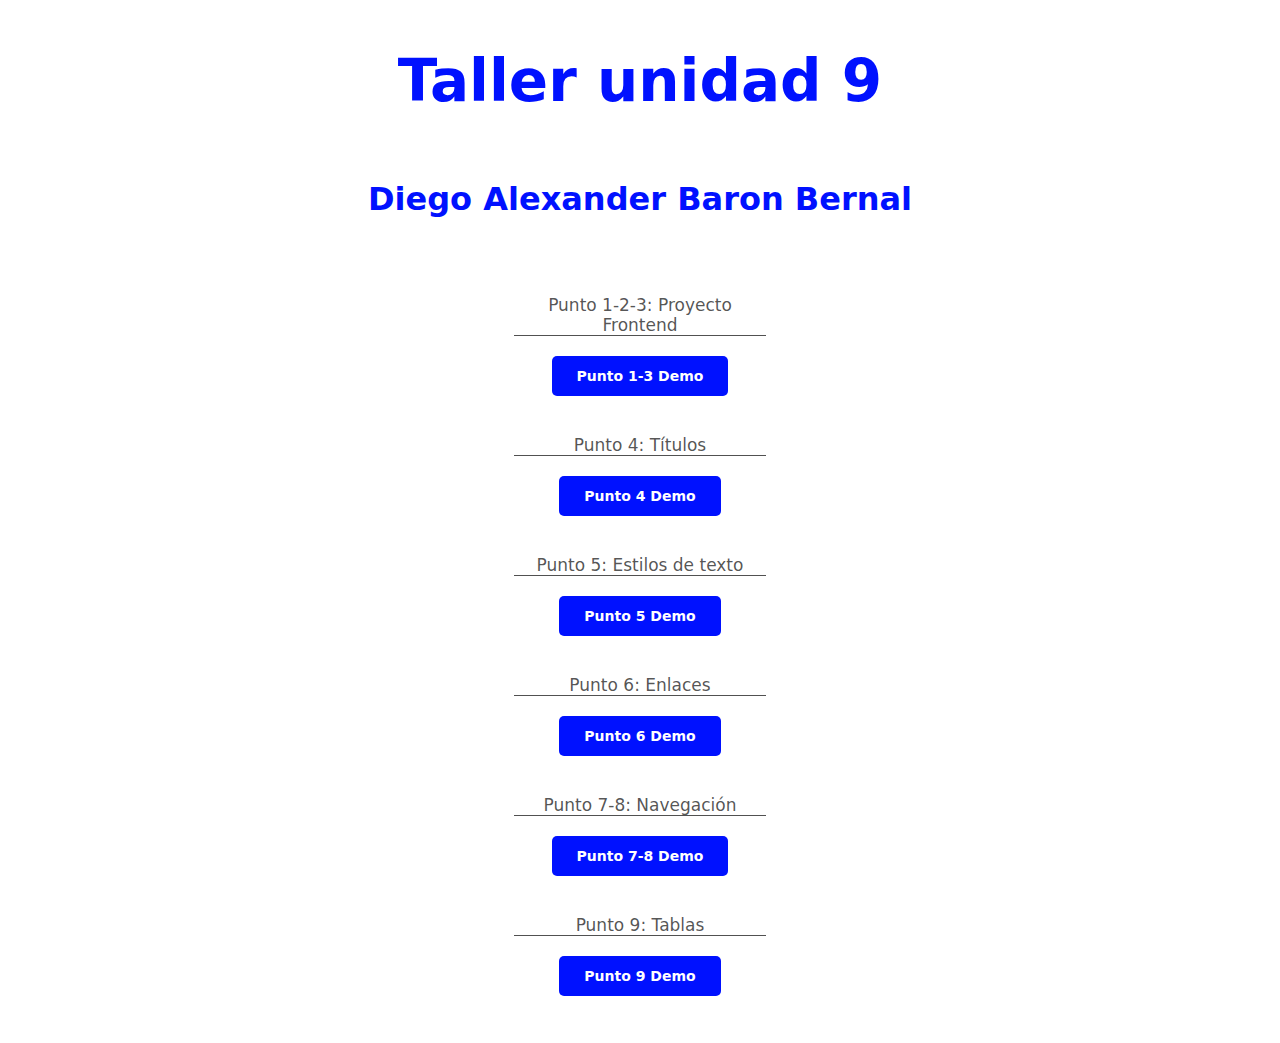
<file: index.html>
<!DOCTYPE html>
<html lang="en">

<head>
  <meta charset="UTF-8">
  <meta http-equiv="X-UA-Compatible" content="IE=edge">
  <meta name="viewport" content="width=device-width, initial-scale=1.0">
  <title>Taller 9 Menú</title>
  <link rel="stylesheet" href="./styles/styles.css">
</head>

<body>
  <div>
    <h1> Taller unidad 9</h1>
    <h2>Diego Alexander Baron Bernal</h2>
    <nav>
      <ul>
        <li>
          <p>
            Punto 1-2-3: Proyecto Frontend
          </p>
          <a href="./punto-1-3/index.html">
            Punto 1-3 Demo
          </a>
        </li>
        <li>
          <p>
            Punto 4: Títulos
          </p>
          <a href="./punto-4/index-4.html">
            Punto 4 Demo
          </a>
        </li>
        <li>
          <p>
            Punto 5: Estilos de texto
          </p>
          <a href="./punto-5/index-5.html">
            Punto 5 Demo
          </a>
        </li>
        <li>
          <p>
            Punto 6: Enlaces
          </p>
          <a href="./punto-6/index-6.html">
            Punto 6 Demo
          </a>
        </li>
        <li>
          <p>
            Punto 7-8: Navegación
          </p>
          <a href="./punto-7-8/index-7-8.html">
            Punto 7-8 Demo
          </a>
        </li>
        <li>
          <p>
            Punto 9: Tablas
          </p>
          <a href="./punto-9/index-9.html">
            Punto 9 Demo
          </a>
        </li>
      </ul>
    </nav>
  </div>
</body>

</html>
</file>
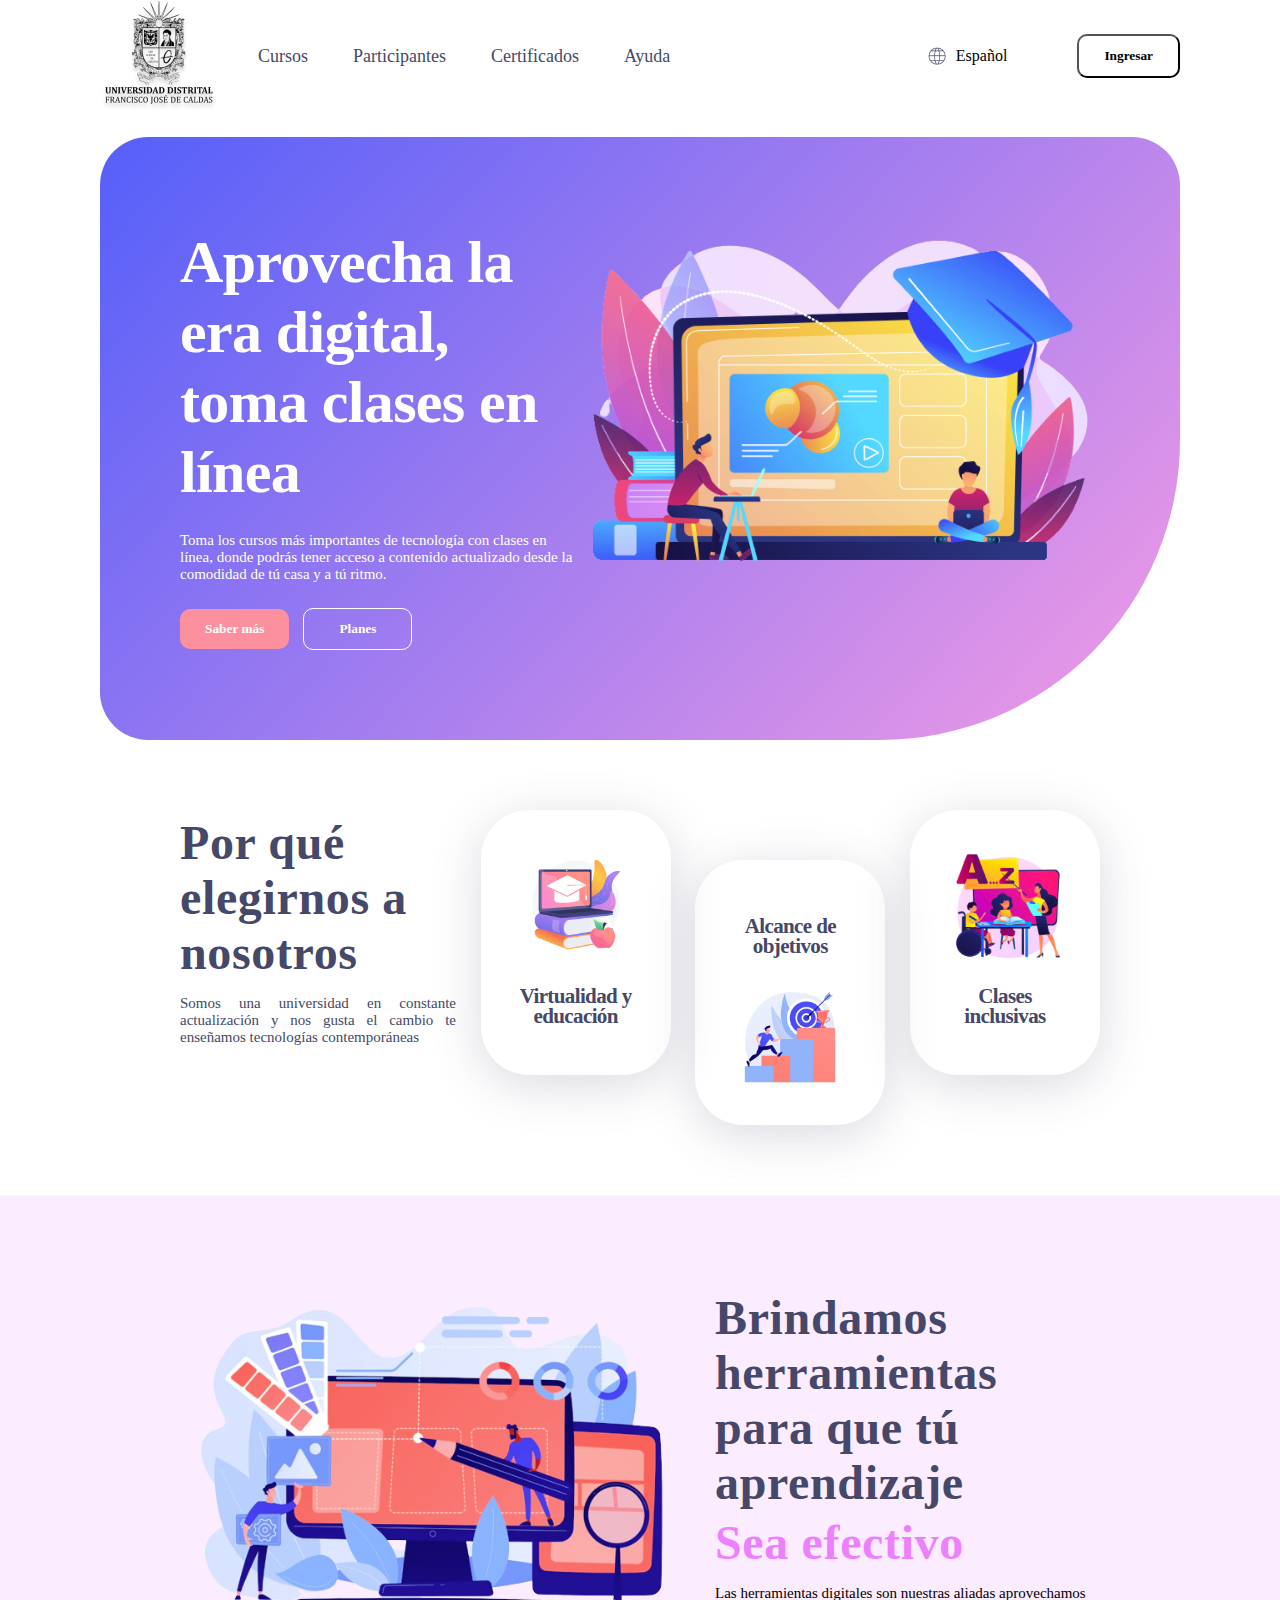
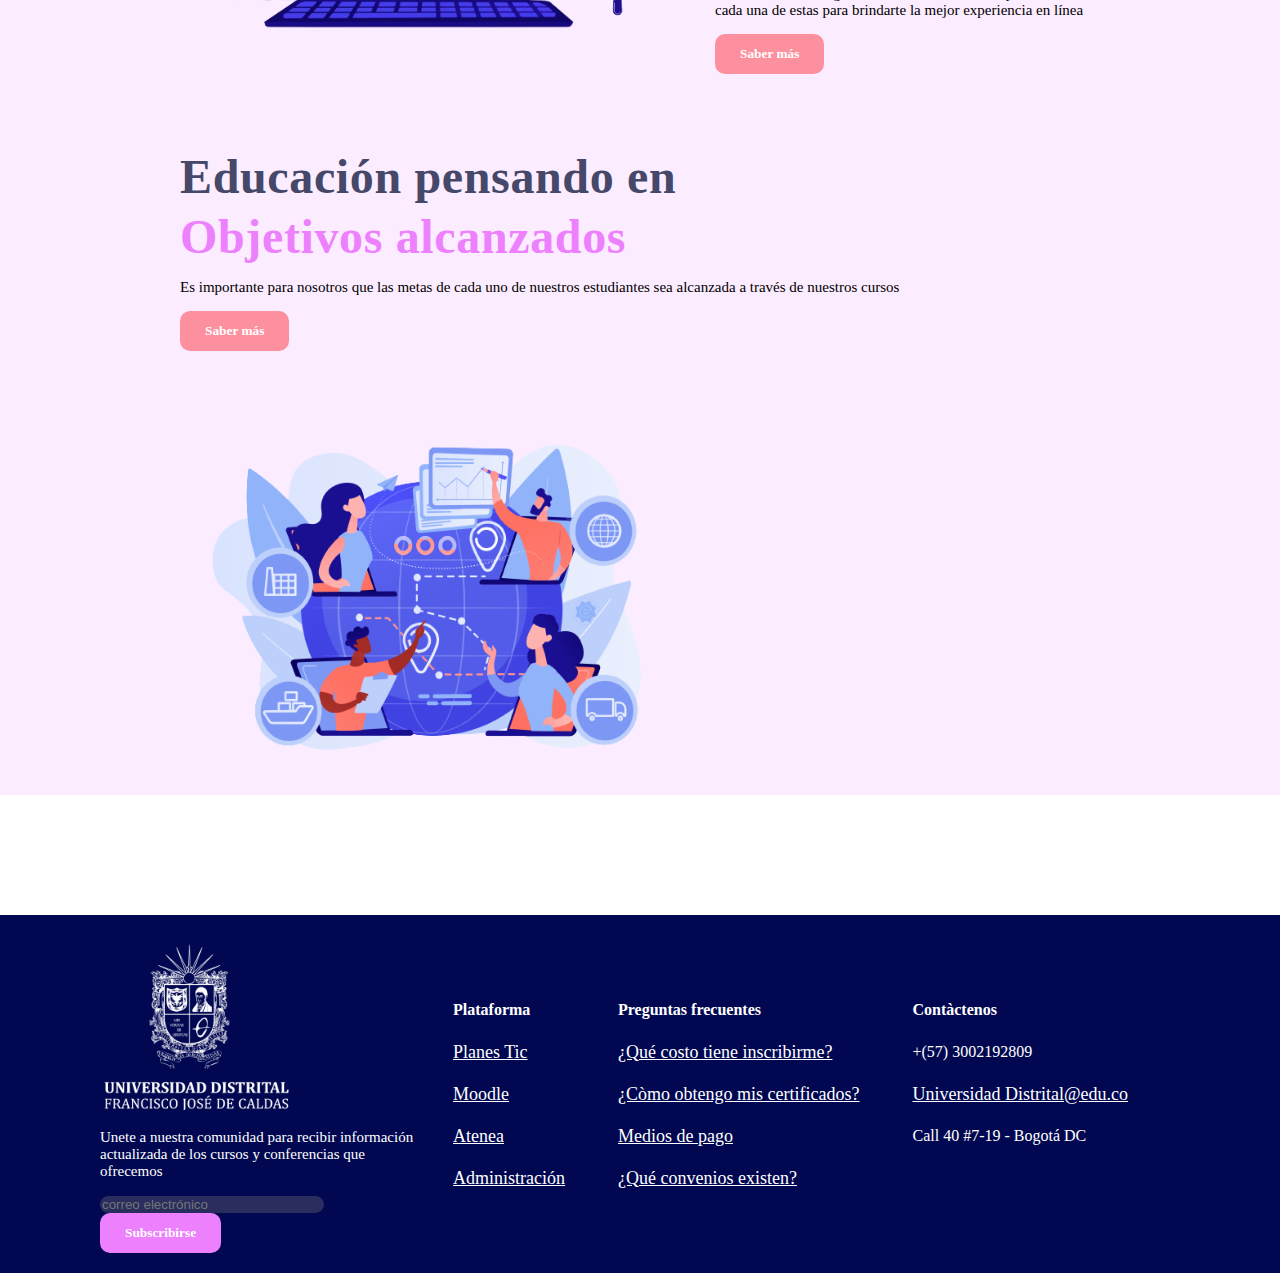
<file: punto-1-3/index.html>
<!DOCTYPE html>
<html lang="en">
  <head>
    <meta charset="UTF-8" />
    <meta name="viewport" content="width=device-width, initial-scale=1.0" />
    <title>UD Atenea Cursos</title>
    <link rel="stylesheet" href="https://indestructibletype.com/fonts/Jost.css">
    <link rel="stylesheet" href="./styles/global-styles.css">
    <link rel="stylesheet" href="./styles/header-styles.css">
    <link rel="stylesheet" href="./styles/banner-styles.css">
    <link rel="stylesheet" href="./styles/section-1-styles.css">
    <link rel="stylesheet" href="./styles/section-2-styles.css">
    <link rel="stylesheet" href="./styles/footer-styles.css">
  </head>
  <body>
    <header>
      <div class="header__navigation">
        <img src="./public/images/header-logo.png" alt="main logo" />
        <nav>
          <ul>
            <li><a href="#banner">Cursos</a></li>
            <li><a href="#section-1">Participantes</a></li>
            <li><a href="#section-2">Certificados</a></li>
            <li><a href="#footer">Ayuda</a></li>
          </ul>
        </nav>
      </div>

      <div class="header__settings">
        <div>
          <img src="./public/images/header-world.png" alt="header-world" />
          <span>Español</span>
        </div>
        <button>Ingresar</button>
      </div>
    </header>
    <main>
      <section id="banner">
        <div>
          <div>
            <h1>Aprovecha la era digital, toma clases en línea</h1>
            <p>
              Toma los cursos más importantes de tecnología con clases en línea,
              donde podrás tener acceso a contenido actualizado desde la
              comodidad de tú casa y a tú ritmo.
            </p>
          </div>
          <div>
            <button class="button--orange">Saber más</button>
            <button class="button--white">Planes</button>
          </div>
        </div>
        <img
          src="./public/images/banner-online.png"
          alt="online-education"
          width="550px"
          height="350px"
        />
      </section>

      <section id="section-1">
        <div class="section-1__info">
          <h2>Por qué elegirnos a nosotros</h2>
          <p>
            Somos una universidad en constante actualización y nos gusta el
            cambio te enseñamos tecnologías contemporáneas
          </p>
        </div>
        <div class="section-1__card">
          <img
            src="./public/images/section1-education.png"
            alt="education"
            width="120px"
            height="120px"
          />
          <h3>Virtualidad y educación</h3>
        </div>
        <div class="section-1__card section-1__card-down">
          <h3>Alcance de objetivos</h3>
          <img
            src="./public/images/section1-goals.png"
            alt="goals"
            width="120px"
            height="120px"
          />
        </div>
        <div class="section-1__card">
          <img
            src="./public/images/section1-teach.png"
            alt="teach"
            width="120px"
            height="120px"
          />
          <h3>Clases inclusivas</h3>
        </div>
      </section>

      <section id="section-2">
        <div class="section-2__info">
          <img
            src="./public/images/section2-tools.png"
            alt="tools"
            width="500px"
            height="350px"
          />
          <div>
            <h2>Brindamos herramientas para que tú aprendizaje</h2>
            <h2 class="section-2__sub-pink">Sea efectivo</h2>
            <p>
              Las herramientas digitales son nuestras aliadas aprovechamos cada
              una de estas para brindarte la mejor experiencia en línea
            </p>
            <button class="button--orange">Saber más</button>
          </div>
        </div>
        <div class="section-2__info">
          <div>
            <h2>Educación pensando en</h2>
            <h2 class="section-2__sub-pink">Objetivos alcanzados</h2>
            <p>
              Es importante para nosotros que las metas de cada uno de nuestros
              estudiantes sea alcanzada a través de nuestros cursos
            </p>
            <button class="button--orange">Saber más</button>
          </div>
        </div>
        <img
          src="./public/images/section2-goals.png"
          alt="goals"
          width="500px"
          height="350px"
        />
      </section>
    </main>
    <footer id="footer">
      <div class="footer__info">
        <img
          src="./public/images/footer-logo.png"
          alt="footer-logo"
          width="200px"
          height="175px"
        />
        <div>
          <p>
            Unete a nuestra comunidad para recibir información actualizada de
            los cursos y conferencias que ofrecemos
          </p>
          <form method="post">
            <input
              id="email"
              type="email"
              name="user_name"
              placeholder="correo electrónico"
            />
            <button class="button--pink">Subscribirse</button>
          </form>
        </div>
      </div>
      <div>
        <table>
          <tr>
            <th>Plataforma</th>
            <th>Preguntas frecuentes</th>
            <th>Contàctenos</th>
          </tr>
          <tr>
            <td><a href="">Planes Tic</a></td>
            <td><a href="">¿Qué costo tiene inscribirme?</a></td>
            <td>+(57) 3002192809</a></td>
          </tr>
          <tr>
            <td><a href="">Moodle</a></td>
            <td><a href="">¿Còmo obtengo mis certificados?</a></td>
            <td><a href="">Universidad Distrital@edu.co</a></td>
          </tr>
          <tr>
            <td><a href="">Atenea</a></td>
            <td><a href="">Medios de pago</a></td>
            <td>Call 40 #7-19 - Bogotá DC</td>
          </tr>
          <tr>
            <td><a href="">Administración</a></td>
            <td><a href="">¿Qué convenios existen?</a></td>
          </tr>
        </table>
      </div>
    </footer>
  </body>
</html>
</file>
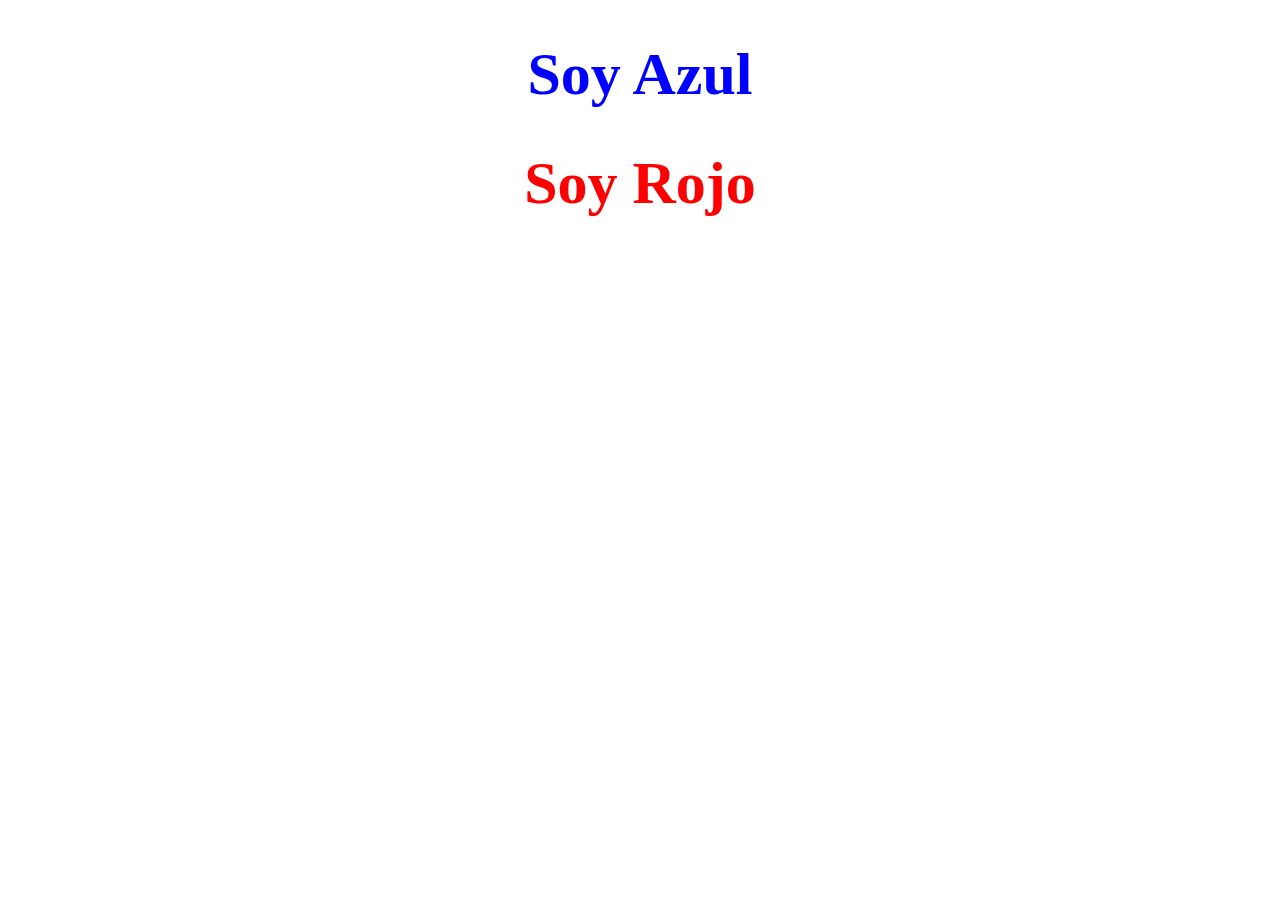
<file: punto-4/index-4.html>
<!DOCTYPE html>
<html lang="es">
  <head>
    <meta charset="UTF-8" />
    <meta name="viewport" content="width=device-width, initial-scale=1.0" />
    <link rel="stylesheet" href="./styles/punto-4-styles.css" />
    <title>Ejemplo de Colores</title>
  </head>
  <body>
    <h1 class="azul">Soy Azul</h1>
    <h1 class="rojo">Soy Rojo</h1>
  </body>
</html>
</file>
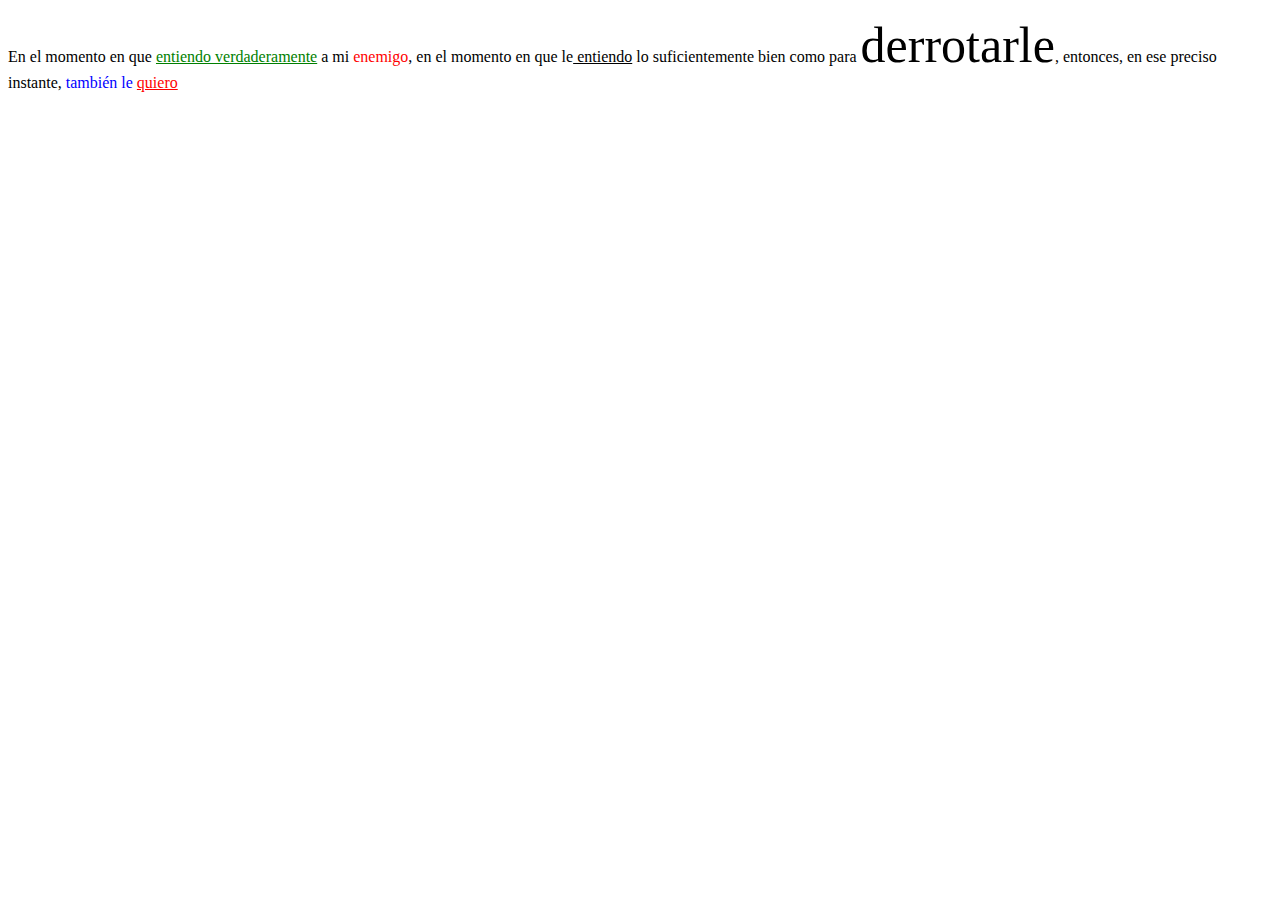
<file: punto-5/index-5.html>
<!DOCTYPE html>
<html lang="es">
  <head>
    <meta charset="UTF-8" />
    <meta name="viewport" content="width=device-width, initial-scale=1.0" />
    <link rel="stylesheet" href="./styles/punto-5-styles.css" />
    <title>Ejemplo de texto</title>
  </head>
  <body>
    <div>
      <p>
        En el momento en que
        <span class="verde_resaltado"> entiendo verdaderamente</span> a mi
        <span class="rojo">enemigo</span>, en el momento en que le<span
          class="subrayado"
        >
          entiendo</span
        >
        lo suficientemente bien como para
        <span class="tamaño_letra">derrotarle</span>, entonces, en ese preciso
        instante, <span class="azul">también le</span>
        <span class="rojo_resaltado">quiero</span>
      </p>
    </div>
  </body>
</html>
</file>
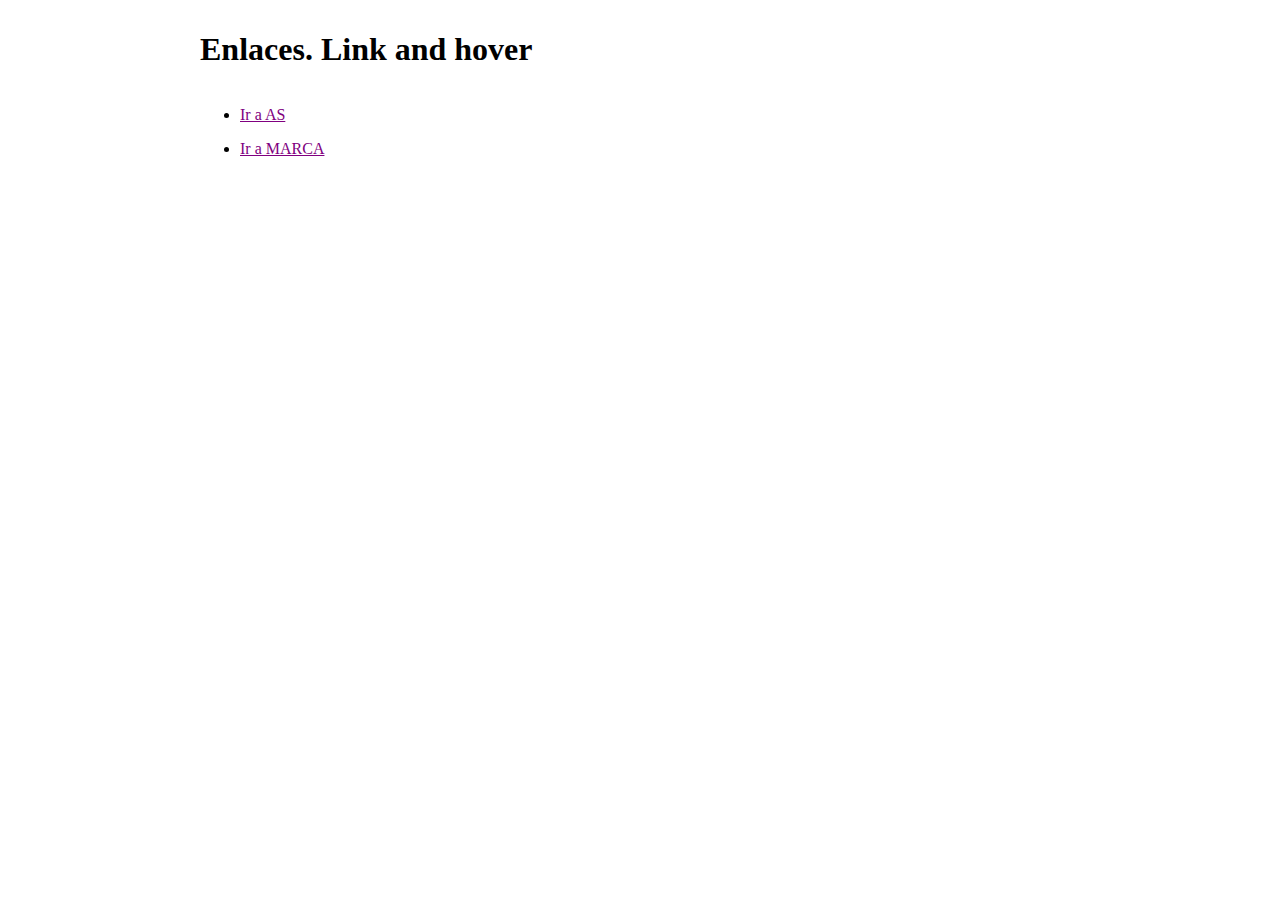
<file: punto-6/index-6.html>
<!DOCTYPE html>
<html lang="es">
  <head>
    <meta charset="UTF-8" />
    <meta name="viewport" content="width=device-width, initial-scale=1.0" />
    <link rel="stylesheet" href="./styles/punto-6-styles.css" />
    <title>Enlaces</title>
  </head>
  <body>
    <h1>Enlaces. Link and hover</h1>
    <nav>
      <div>
        <ul>
          <li>
            <a href="https://colombia.as.com/" class="enlace_1">Ir a AS</a>
          </li>
        </ul>
      </div>
      <div>
        <ul>
          <li>
            <a href="https://www.marca.com/" class="enlace_2">Ir a MARCA</a>
          </li>
        </ul>
      </div>
    </nav>
  </body>
</html>
</file>
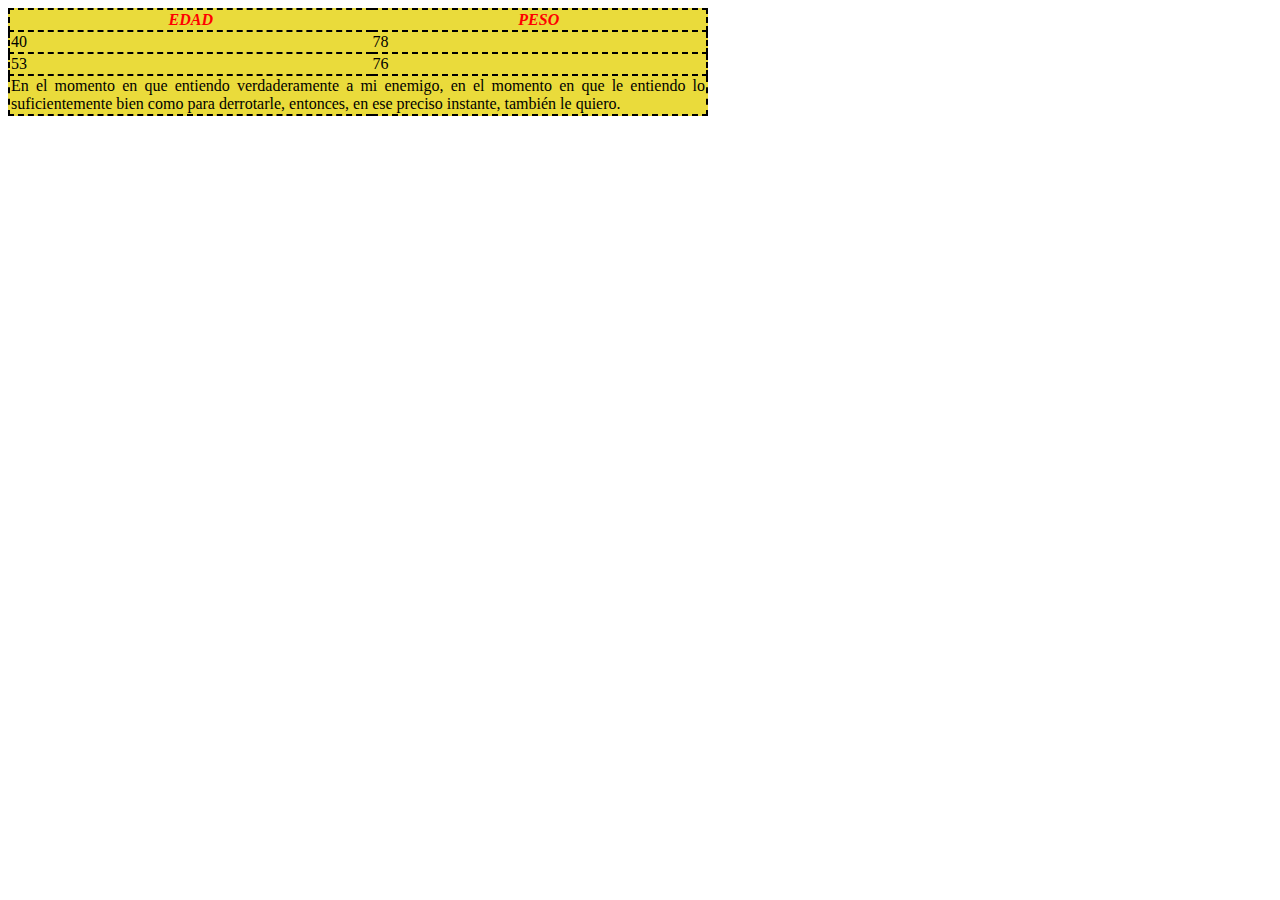
<file: punto-9/index-9.html>
<!DOCTYPE html>
<html lang="es">
  <head>
    <meta charset="UTF-8" />
    <meta name="viewport" content="width=device-width, initial-scale=1.0" />
    <link rel="stylesheet" href="./styles/punto-9-styles.css" />
    <title>Tabla con Línea Punteada</title>
  </head>
  <body>
    <table class="tabla">
      <thead>
      <tr>
        <td>EDAD</td>
        <td>PESO</td>
      </thead>
      </tr>
      <tr>
        <td>40</td>
        <td>78</td>
      </tr>
      <tr>
        <td>53</td>
        <td>76</td>
      </tr>
      <tr>
        <td rowspan="2" colspan="2">
          En el momento en que entiendo verdaderamente a mi enemigo, en el
          momento en que le entiendo lo suficientemente bien como para
          derrotarle, entonces, en ese preciso instante, también le quiero.
        </td>
      </tr>
    </table>
  </body>
</html>
</file>
<file: styles/styles.css>
body {
  text-align: center;
  color: #000000b5;
  font-family: system-ui, -apple-system;
}

body,
div {
  display: flex;
  justify-content: center;
  align-items: center;
}

div {
  flex-direction: column;
  width: 50%;
  height: 50%;
  text-align: center;
}

h1 {
  font-size: 58px;
  color: #0011ff;
}

h2 {
  font-size: 32px;
  color: #0011ff;
}

nav {
  width: 40%;
}

ul {
  padding: 0;
  text-align: center;
  list-style: none;
}

li {
  margin: 50px 0;
}

p {
  margin: 40px 0 30px;
  color: #000000ae;
  font-size: 17px;
  border-bottom: 1px solid;
}

a {
  padding: 12px 25px;
  color: #ffffff;
  background-color: #0011ff;
  border: none;
  border-radius: 5px;
  font-family: system-ui, -apple-system;
  font-size: 14px;
  font-weight: bold;
  text-decoration: none;
  cursor: pointer;
}

a:hover {
  background-color: #e2e2e2;
  color: #0011ff;
}
</file>
<file: punto-1-3/styles/global-styles.css>
body{
    margin: 0px;
}
a{
    font-family: 'Jost';
    font-size: 18px;
}
button {
    padding: 12px 25px;
    font-family: 'Jost';
    font-weight: bold;
    border-radius: 10px;
    cursor: pointer;    
}
.button--orange{
    margin-right: 10px;
    background-color: #FD909E;
    color: #fff;
    border:none;    
}
p{
    font-family: 'Jost';
    font-size: 15px;
    font-weight: 300; 
}
h2{
    margin: 5px 0px;
    color: #454868;
    font-family: 'Jost';
    font-size: 48px;
    line-height: 55px;
    letter-spacing: 0.64px;

}
</file>
<file: punto-1-3/styles/header-styles.css>
header{
    display: flex;
    justify-content: space-between;
    margin: 0px 100px;
    }
.header__navigation{
    display: flex;
    align-items: center;
    }.header__navigation nav ul{
        display: flex;
        gap: 45px;
        list-style: none;
    }
    .header__navigation nav ul li a{
        text-decoration: none;
        color: #454868;        
    }
    .header__settings{
        display: flex;
        align-items: center;
        gap: 70px;
    }
    .header__settings div{
        display: flex;
        align-items: center;
        gap: 10px;
        font-family: 'Jost';
        font-size: 16px;
        font-weight: 400;
    }
    .header__settings button{
        background: transparent;
        border-radius: 1px solid #45486854;
    }
</file>
<file: punto-1-3/styles/banner-styles.css>
#banner{
    display:flex;
    margin: 25px 100px;
    padding: 90px 80px;
    background: linear-gradient(313.18deg, #EE9AE5 3.28%, #5961F9 97.04%);
    border-radius: 48px 48px 300px 48px;
}
h1{
    margin: 0px;
    color: #fff;
    font-family: 'Jost';
    font-size: 60px;
    font-weight: 600;
    line-height: 70px;
    letter-spacing: -0.64px;
}
#banner p{
    margin: 25px 0px;
    color: #fff;

}
.button--white{
    padding: 12px 35px;
    background-color: transparent;
    color: white;
    border: 1px solid #fff;
}
</file>
<file: punto-1-3/styles/section-1-styles.css>
#section-1{
    display:flex;
    justify-content: space-between;
    margin: 50px 100px;
    padding: 20px 80px;    
}

.section-1__info{
    width: 30%;
}
.section-1__info p{
    color: #454868;
    text-align: justify;    
}

.section-1__card{
    display: flex;
    flex-direction: column;
    align-items: center;
    justify-content: space-between;
    width: min-content;

    height: 195px;
    padding: 35px;
    border-radius: 48px;
    box-shadow: 0px 10px 50px #45486833;
}
.section-1__card-down{
    margin-top: 50px;
}
.section-1__card{
    font-family: 'jost';
    font-size:18px;
    color: #454868;
    line-height: 20px;
    letter-spacing: -0.64px;
    text-align: center;
    
}
</file>
<file: punto-1-3/styles/section-2-styles.css>
#section-2{
    padding: 20px 180px;
    background: #ED80FD26 
}
.section-2__info{
    display: flex;
    gap: 35px;
    margin: 70px 0px;    
}

.section-2__sub-pink{
    color: #ED80FD;    
}
</file>
<file: punto-1-3/styles/footer-styles.css>
footer{
    display: flex;
    justify-content: space-between;
    align-items: center;
    margin-top: 120px;
    padding: 20px 100px;
    background-color: #010851;
    color: #fff;    
}
.footer__info{
    width: 30%;
}
input{
    width: 220px;
    padding: 12pxx 20px;
    margin-right: -15px;
    border: none;
    border-radius: 10px;
    background-color: #45486899;    
}
.button--pink{
    background-color: #ED80FD;
    color: #fff;
    border: none;
}
table{
    font-family: 'Jost';
    text-align: left;    
}
tr{
    height: 40px;    
}
th{
    height: 30px;    
}
td{
    padding-right: 50px;    
}
td a{
    color:#fff;
}
</file>
<file: punto-4/styles/punto-4-styles.css>
.azul {
    color: blue;
    font-family: 'Jost';
    font-size: 60px;
    text-align: center;

}

.rojo {
    color: red;
    font-family: 'Jost';
    font-size: 60px;
    text-align: center;
}
</file>
<file: punto-5/styles/punto-5-styles.css>
.verde_resaltado{
    color: green;
    text-decoration: underline;
}
.rojo{
    color: red;
}
.subrayado{
    text-decoration: overline;
    text-decoration: underline;
}
.tamaño_letra{
    font-size: 50px;
}
.azul{
    color: blue;
}
.rojo_resaltado{
    color: red;
    text-decoration: underline;
}
</file>
<file: punto-6/styles/punto-6-styles.css>
body {
    display: flex;    
    flex-direction: column;
    margin: 10px;
    margin-left: 200px;
    }

a {
    color: #800080; 
    text-decoration: underline;    
  }
   
a:hover {
    color: #fcfc4a;
    text-decoration: underline;
   
  }
</file>
<file: punto-9/styles/punto-9-styles.css>
.tabla {
    border-collapse: collapse;
    width: 700px;
    background-color: rgb(234, 219, 59);   
    
}

.tabla thead td{
    color: red;
    font-style: italic;
    font-weight: bold;
    text-align: center;
}

.tabla tr {
    border: 2px dashed rgb(0, 0, 0); 
    padding: 10px;
    text-align: center;
}
.tabla td {
    text-align: justify;
}
</file>
